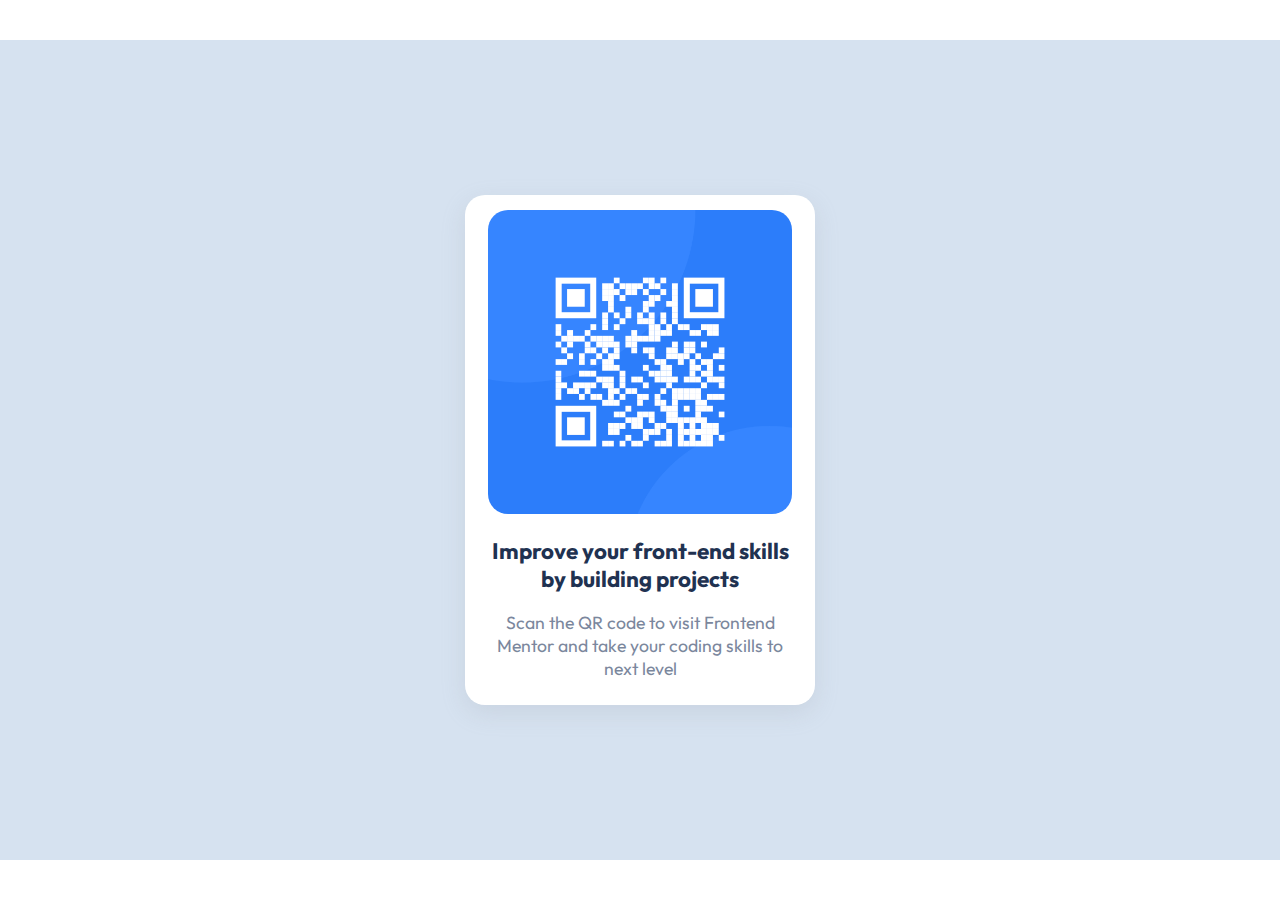
<file: qr-code/index.html>
<!DOCTYPE html>
<html lang="en">
<head>
  <meta charset="UTF-8">
  <meta name="viewport" content="width=device-width, initial-scale=1.0"> <!-- displays site properly based on user's device -->
    <link rel="stylesheet" href="style.css">
  <link rel="icon" type="image/png" sizes="32x32" href="./images/favicon-32x32.png">
  <link rel="preconnect" href="https://fonts.googleapis.com">
  <link rel="preconnect" href="https://fonts.gstatic.com" crossorigin>
  <link href="https://fonts.googleapis.com/css2?family=Outfit:wght@400;700&display=swap" rel="stylesheet">
  
  
  <title>Frontend Mentor | QR code component</title>

  <!-- Feel free to remove these styles or customise in your own stylesheet 👍 -->

</head>
<body>

    <div class="main">
        <div class="card ">
            <img src="images/image-qr-code.png" alt="">
            <h2>Improve your front-end skills by building projects</h2>
            <p>Scan the QR code to visit Frontend Mentor and take your coding skills to next level</p>
        </div>
    </div>
</body>
</html>
</file>
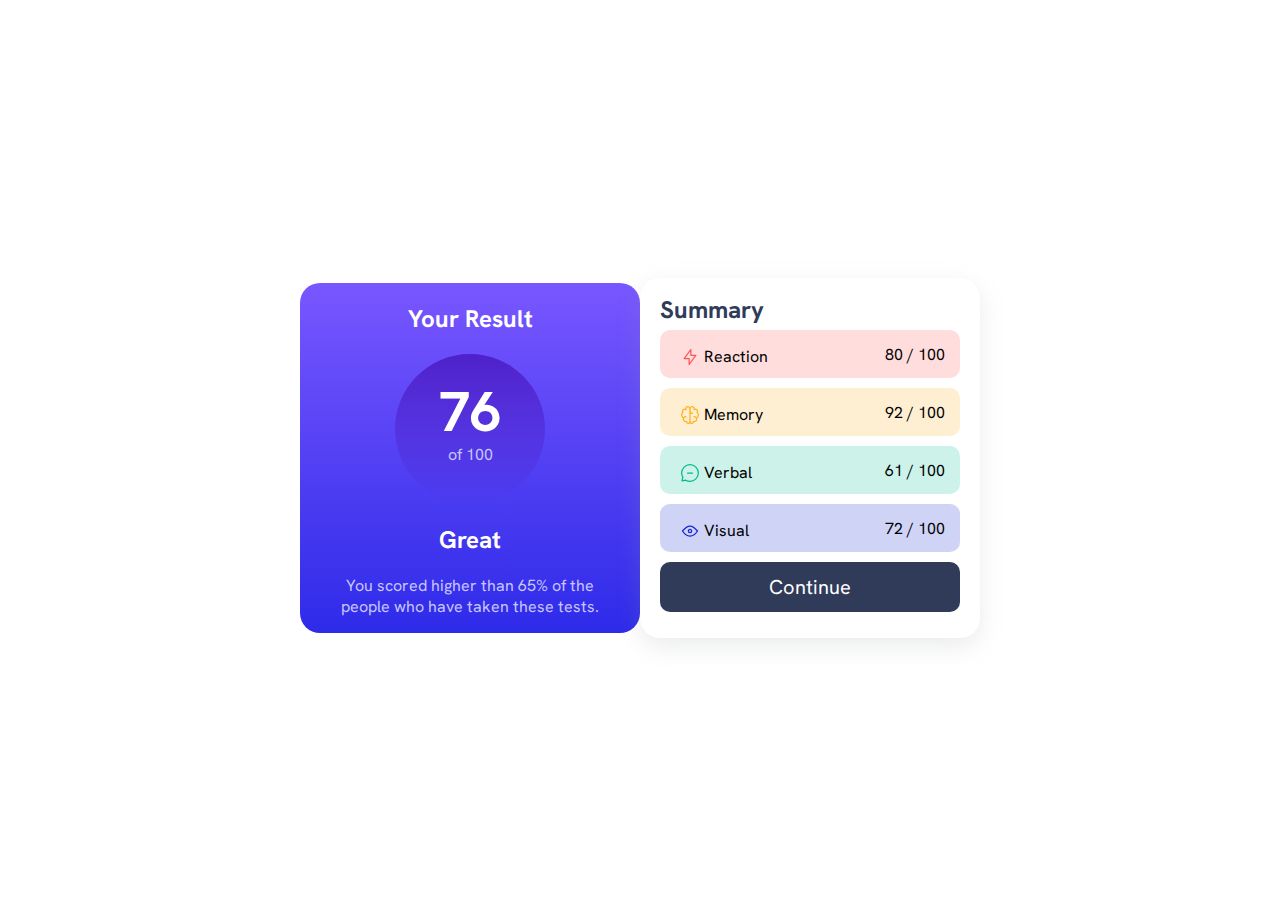
<file: results-summary/index.html>
<!DOCTYPE html>
<html lang="en">
<head>
  <meta charset="UTF-8">
  <meta name="viewport" content="width=device-width, initial-scale=1.0"> <!-- displays site properly based on user's device -->
  <link rel="stylesheet" href="style.css">
  <link rel="icon" type="image/png" sizes="32x32" href="./assets/images/favicon-32x32.png">
  <link rel="preconnect" href="https://fonts.googleapis.com">
  <link rel="preconnect" href="https://fonts.gstatic.com" crossorigin>
  <link href="https://fonts.googleapis.com/css2?family=Hanken+Grotesk:wght@500;700;800&display=swap" rel="stylesheet">
  
  
  <title>Frontend Mentor | Results summary component</title>

  <!-- Feel free to remove these styles or customise in your own stylesheet 👍 -->
  <style>
    .attribution { font-size: 11px; text-align: center; }
    .attribution a { color: hsl(228, 45%, 44%); }
  </style>
</head>
<body>
  <div class="container">
    <div class="result">
        <h2>Your Result</h2>
        <div class="circle">
          <h1>76</h1>
          <p class="purple">of 100</p>
        </div>
        <div>
          <h2>Great</h2>
          <p class="purple">You scored higher than 65% of the people who have taken these tests.</p>
        </div>

        
        
    </div>
    <div class="summary">
      <h1>Summary</h1>
      <div class="sub bg-red">
        <p><i><img src="assets/images/icon-reaction.svg" alt="" style="position: relative; top: 5px;"></i> Reaction</p>
        <p>80 / 100</p>
      </div>
      <div class="sub bg-yellow">
       <p><i><img src="assets/images/icon-memory.svg" alt="" style="position: relative; top: 5px;"></i> Memory</p>
       <p>92 / 100</p>
      </div>
      <div class="sub bg-green">
       <p><i><img src="assets/images/icon-verbal.svg" alt="" style="position: relative; top: 5px;"></i> Verbal</p>
       <p>61 / 100</p> 
      </div>
      <div class="sub bg-blue">
        <p><i><img src="assets/images/icon-visual.svg" alt="" style="position: relative; top: 5px;"></i> Visual</p>
        <p>72 / 100</p>
      </div>
      <button type="button" role="button">Continue</button>
        

        

        
    </div>
  </div>

  
 

</body>
</html>
</file>
<file: qr-code/style.css>
body{
    margin: 0;
    padding: 0px;
    height: 100vh;
    display: flex;
    justify-content: center;
    align-items: center;
    font-family: 'Outfit', sans-serif;
}

.main{
    background-color: hsl(212, 45%, 89%);
    width: 100%;
    height: 80vh;
    display: flex;
    justify-content: center;
    align-items: center;
    padding: 50px;
}

.card{
    background-color: white;
    box-shadow: rgba(149, 157, 165, 0.2) 0px 8px 24px;
    max-width: 20rem;
    border-radius: 20px;
    max-height: 30rem;
    padding: 15px;
    text-align: center;
}

.card img{
    width: 95%;
    height: 60%;
    border-radius: 20px;
}

h2{
    color: hsl(218, 44%, 22%);
    font-size: 1.4rem;
    font-weight: 700;
}

p{
    font-weight: 400;
    color: hsl(220, 15%, 55%);
    font-size: 1.1rem;
}
</file>
<file: results-summary/style.css>
body{
    height: 100vh;
    display: flex;
    justify-content: center;
    align-items: center;
    font-family: 'Hanken Grotesk', sans-serif;


}

.container{
    display: flex;
    flex-direction: row;
    flex-wrap: wrap;
    justify-content: center;
    align-items: center;
}

.result{
    background-image: linear-gradient(hsl(252, 100%, 67%), hsl(241, 81%, 54%));
    height: 350px;
    width: 300px;
    text-align: center;
    padding: 0px 20px 0px 20px;
    border-radius: 20px;
}

.circle{
    height: 150px;
    width: 150px;
    background-image: linear-gradient(hsla(256, 72%, 46%, 1), hsla(241, 72%, 46%, 0));
    margin: auto;
    border-radius: 100%;
    text-align: center;
    display: flex;
    align-items: center;
    justify-content: center;
    flex-direction: column;
    
}

.summary{
    height: 40vh;
    width: 300px;
    background-color: white;
    border-radius: 20px;
    padding: 0px 20px 0px 20px;
    display: flex;
    flex-direction: column;
    gap: 10px;
    box-shadow: rgba(149, 157, 165, 0.2) 0px 8px 24px;
}

.results, .circle> h1{
    margin-top: -2px;
    margin-bottom: -20px;
    color: white;
    font-size: 3.5rem;
}

.summary > h1{
    font-size: 1.5rem;
    color: hsl(224, 30%, 27%);
    margin-bottom: -5px;
}

h2{
    color: white;
}
.purple{
    color: hsl(241, 100%, 89%);
}

.bg-yellow{
    background-color: hsla(39, 100%, 56%, 0.2);
}

.bg-red{
    background-color: hsla(0, 100%, 67%, 0.2);
}

.bg-green{
    background-color: hsla(166, 100%, 37%, 0.2);
}

.bg-blue{
    background-color: hsla(234, 85%, 45%, 0.2);
}
.sub{
    display: flex;
    justify-content: space-between;
    align-items: center;
    padding: 0px 15px 0px 15px;
    border-radius: 10px;
    height: 3rem;
}

.sub>p{
    margin-left: 5px;
}

button{
    all: unset;
    text-align: center;
    height: 30px;
    background-color: hsl(224, 30%, 27%);
    color: white;
    font-size: 1.25rem;
    padding: 10px;
    border-radius: 10px;
    cursor: pointer;

}
</file>
